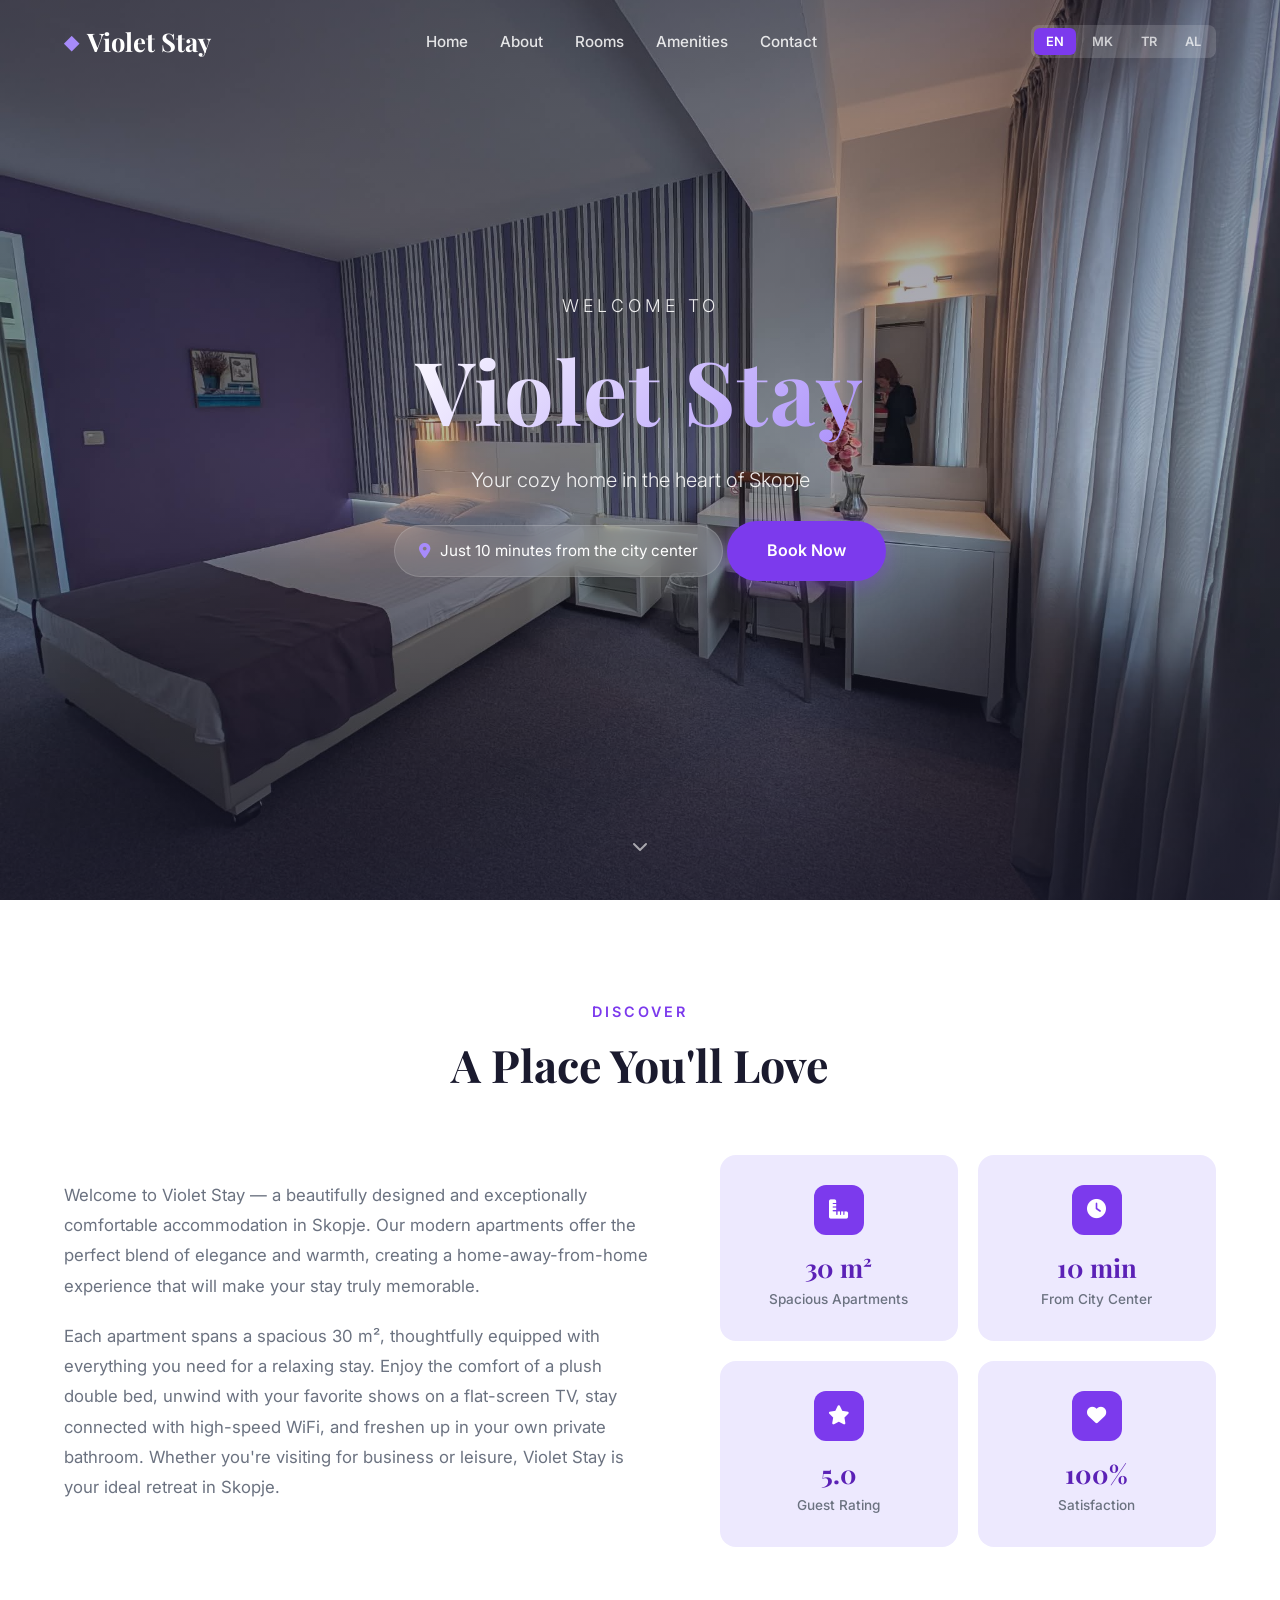
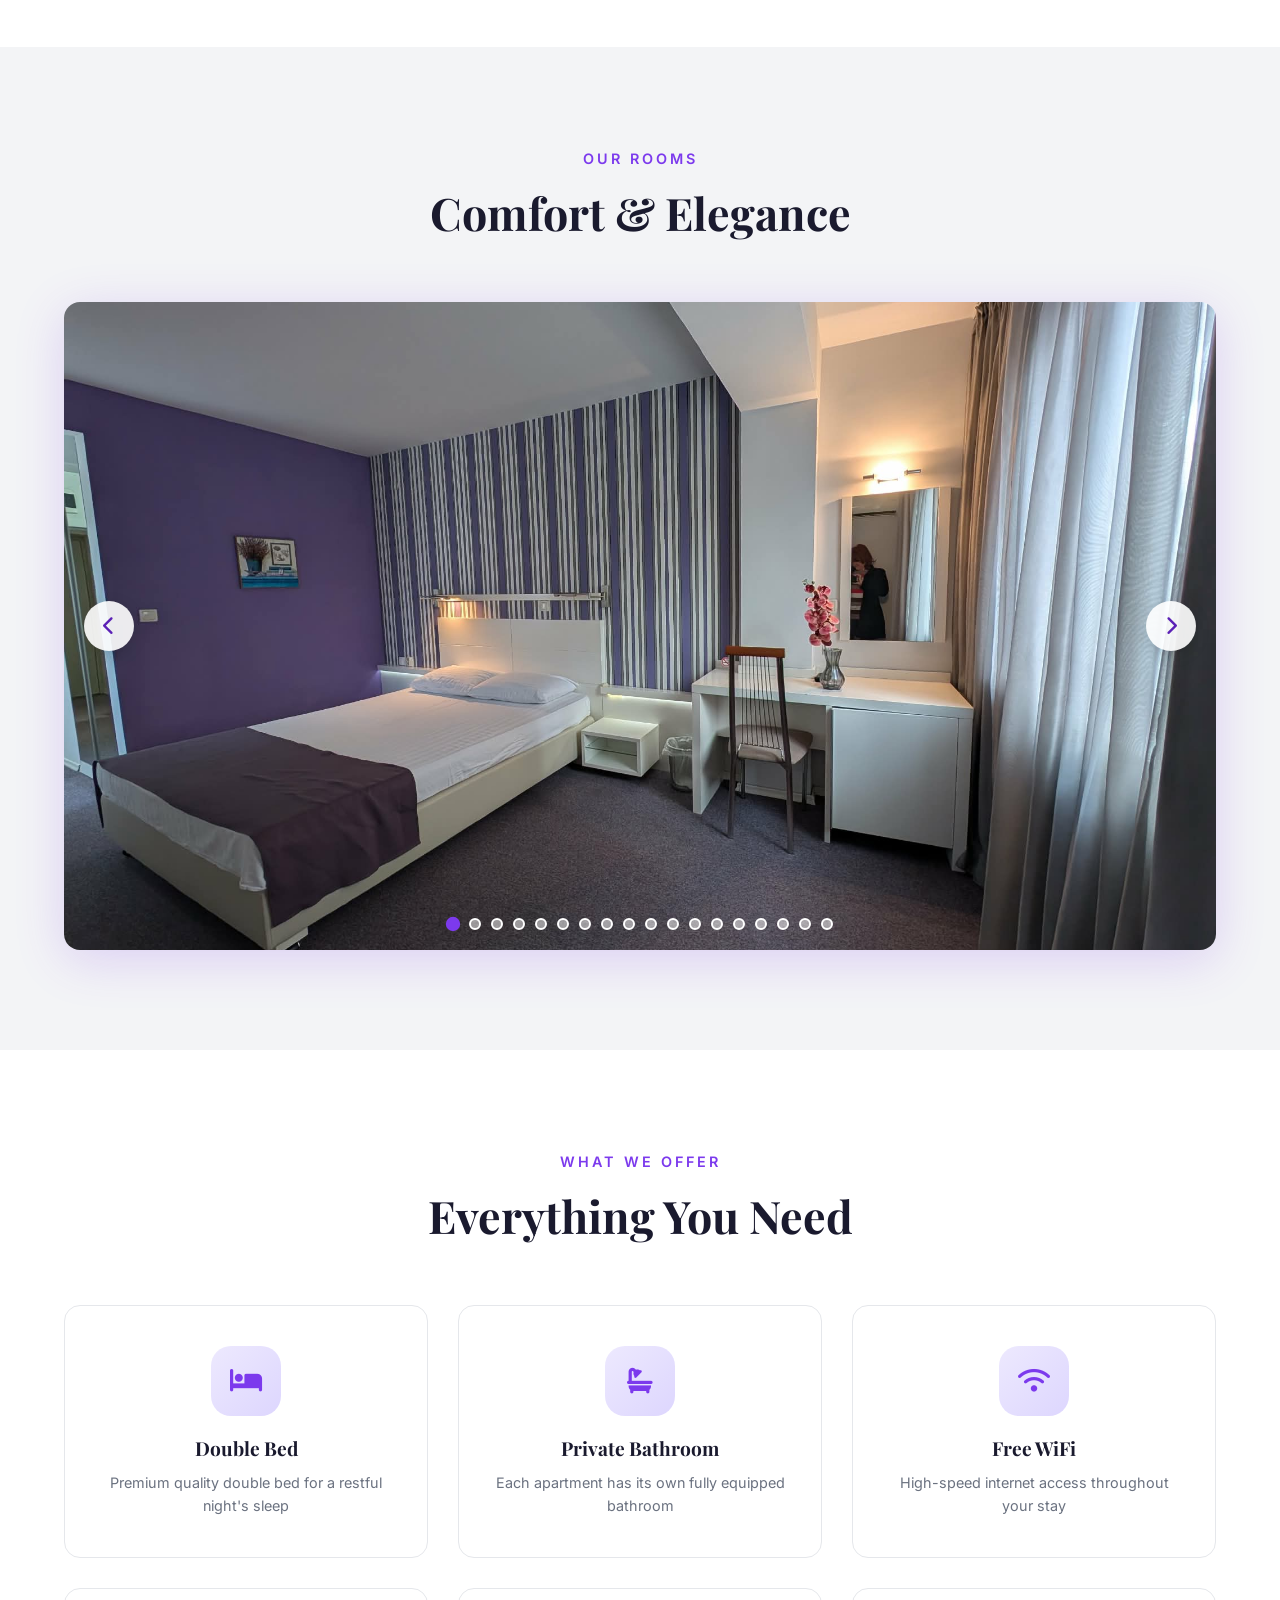
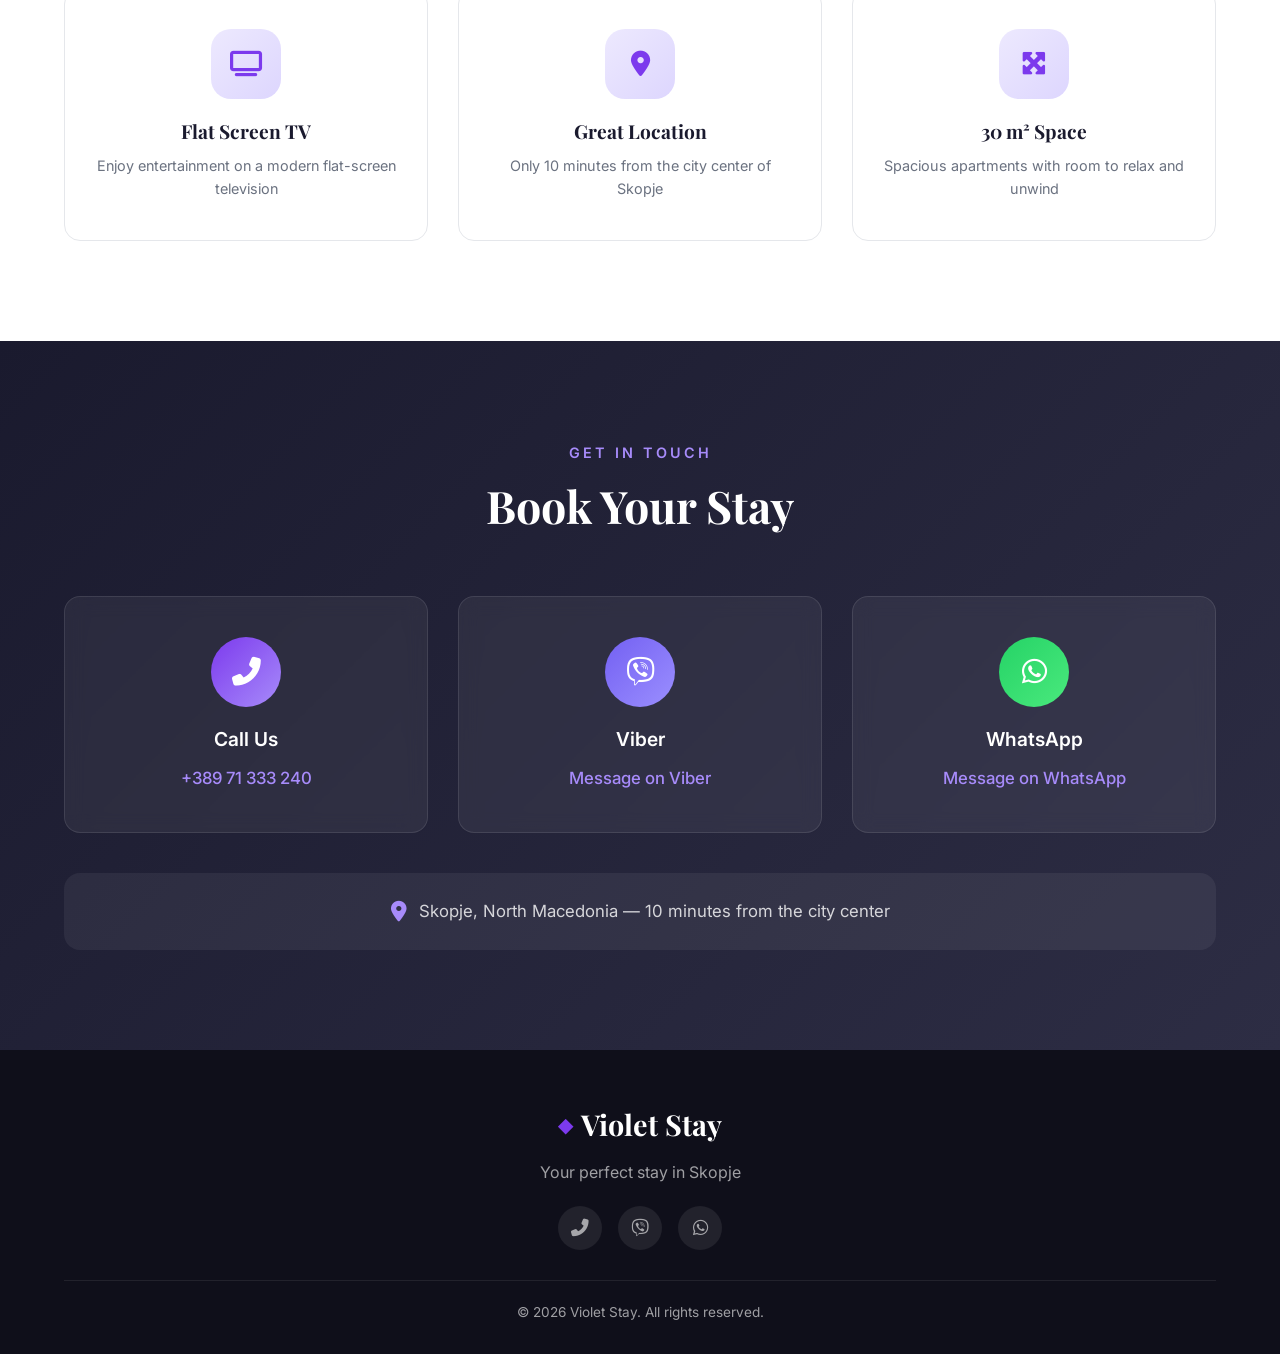
<file: index.html>
<!DOCTYPE html>
<html lang="en">
<head>
    <meta charset="UTF-8">
    <meta name="viewport" content="width=device-width, initial-scale=1.0">
    <title>Violet Stay - Apartments in Skopje | Апартмани во Скопје | Üsküp Daireler</title>
    <meta name="description" content="Violet Stay - Comfortable apartments in Skopje, 10 min from city center. 30m² with private bathroom, WiFi, TV. Book your stay in Skopje. Апартмани во Скопје, крatok престој. Üsküp'te konforlu daireler.">
    <meta name="keywords" content="Violet Stay, Skopje, apartments, skopje apartments, stay in skopje, prestoj vo Skopje, kratok prestoj Skopje, smestuvanje vo Skopje, smestuvanje Skopje, smestaj Skopje, soba Skopje, apartmani Skopje, apartman Skopje, hotel vo Skopje, апартмани Скопје, апартмани во Скопје, апартман Скопје, краток престој Скопје, престој во Скопје, сместување во Скопје, сместување Скопје, смештај Скопје, соба Скопје, хотел во Скопје, accommodation Skopje, short stay Skopje, room Skopje, hotel Skopje, Üsküp daireler, Üsküp konaklama">
    <meta name="author" content="Violet Stay">
    <meta name="robots" content="index, follow">
    <link rel="canonical" href="https://violetstay.com/">

    <!-- Open Graph / Facebook -->
    <meta property="og:type" content="website">
    <meta property="og:title" content="Violet Stay - Apartments in Skopje">
    <meta property="og:description" content="Comfortable apartments in Skopje, just 10 minutes from the city center. 30m² with private bathroom, WiFi, TV, double bed.">
    <meta property="og:url" content="https://violetstay.com/">
    <meta property="og:image" content="https://violetstay.com/images/soba16.jpg">
    <meta property="og:locale" content="en_US">
    <meta property="og:locale:alternate" content="mk_MK">
    <meta property="og:locale:alternate" content="tr_TR">
    <meta property="og:locale:alternate" content="sq_AL">

    <!-- Twitter -->
    <meta name="twitter:card" content="summary_large_image">
    <meta name="twitter:title" content="Violet Stay - Apartments in Skopje">
    <meta name="twitter:description" content="Comfortable apartments in Skopje, just 10 minutes from the city center. 30m² with private bathroom, WiFi, TV.">
    <meta name="twitter:image" content="https://violetstay.com/images/soba16.jpg">

    <!-- Structured Data - Local Business -->
    <script type="application/ld+json">
    {
        "@context": "https://schema.org",
        "@type": "LodgingBusiness",
        "name": "Violet Stay",
        "description": "Comfortable apartments in Skopje, 10 minutes from city center. 30m² apartments with private bathroom, WiFi, TV, double bed.",
        "url": "https://violetstay.com",
        "telephone": "+38971333240",
        "address": {
            "@type": "PostalAddress",
            "addressLocality": "Skopje",
            "addressCountry": "MK"
        },
        "geo": {
            "@type": "GeoCoordinates",
            "latitude": "41.9981",
            "longitude": "21.4254"
        },
        "amenityFeature": [
            {"@type": "LocationFeatureSpecification", "name": "Free WiFi", "value": true},
            {"@type": "LocationFeatureSpecification", "name": "TV", "value": true},
            {"@type": "LocationFeatureSpecification", "name": "Private Bathroom", "value": true}
        ],
        "availableLanguage": ["English", "Macedonian", "Turkish", "Albanian"]
    }
    </script>

    <link rel="preconnect" href="https://fonts.googleapis.com">
    <link href="https://fonts.googleapis.com/css2?family=Playfair+Display:wght@400;600;700&family=Inter:wght@300;400;500;600&display=swap" rel="stylesheet">
    <link rel="stylesheet" href="https://cdnjs.cloudflare.com/ajax/libs/font-awesome/6.5.0/css/all.min.css">
    <link rel="stylesheet" href="style.css">
</head>
<body>

<!-- Navigation -->
<nav class="navbar" id="navbar">
    <div class="nav-container">
        <a href="#" class="logo">
            <span class="logo-icon">&#9670;</span> Violet Stay
        </a>
        <div class="nav-links" id="navLinks">
            <a href="#home" data-en="Home" data-mk="Дома" data-tr="Ana Sayfa" data-al="Ballina">Home</a>
            <a href="#about" data-en="About" data-mk="За нас" data-tr="Hakkımızda" data-al="Rreth nesh">About</a>
            <a href="#rooms" data-en="Rooms" data-mk="Соби" data-tr="Odalar" data-al="Dhomat">Rooms</a>
            <a href="#amenities" data-en="Amenities" data-mk="Погодности" data-tr="Olanaklar" data-al="Pajisjet">Amenities</a>
            <a href="#contact" data-en="Contact" data-mk="Контакт" data-tr="İletişim" data-al="Kontakti">Contact</a>
        </div>
        <div class="nav-right">
            <div class="lang-switcher">
                <button class="lang-btn active" data-lang="en">EN</button>
                <button class="lang-btn" data-lang="mk">MK</button>
                <button class="lang-btn" data-lang="tr">TR</button>
                <button class="lang-btn" data-lang="al">AL</button>
            </div>
            <button class="mobile-toggle" id="mobileToggle">
                <span></span><span></span><span></span>
            </button>
        </div>
    </div>
</nav>

<!-- Hero Section -->
<section class="hero" id="home">
    <div class="hero-slider">
        <div class="hero-slide active" style="background-image: url('images/soba16.jpg')"></div>
        <div class="hero-slide" style="background-image: url('images/soba16_1.jpg')"></div>
        <div class="hero-slide" style="background-image: url('images/832199711.jpg')"></div>
        <div class="hero-slide" style="background-image: url('images/822420117.jpg')"></div>
        <div class="hero-slide" style="background-image: url('images/815843233.jpg')"></div>
    </div>
    <div class="hero-overlay"></div>
    <div class="hero-content">
        <p class="hero-subtitle"
           data-en="Welcome to"
           data-mk="Добредојдовте во"
           data-tr="Hoş geldiniz"
           data-al="Mirësevini në">Welcome to</p>
        <h1 class="hero-title">Violet Stay</h1>
        <p class="hero-tagline"
           data-en="Your cozy home in the heart of Skopje"
           data-mk="Вашиот удобен дом во срцето на Скопје"
           data-tr="Üsküp'ün kalbinde rahat eviniz"
           data-al="Shtëpia juaj e rehatshme në zemrën e Shkupit">Your cozy home in the heart of Skopje</p>
        <div class="hero-badge">
            <i class="fas fa-map-marker-alt"></i>
            <span data-en="Just 10 minutes from the city center"
                  data-mk="Само 10 минути од центарот на градот"
                  data-tr="Şehir merkezine sadece 10 dakika"
                  data-al="Vetëm 10 minuta nga qendra e qytetit">Just 10 minutes from the city center</span>
        </div>
        <a href="#contact" class="btn btn-primary"
           data-en="Book Now"
           data-mk="Резервирај"
           data-tr="Şimdi Rezerve Et"
           data-al="Rezervo Tani">Book Now</a>
    </div>
    <div class="scroll-indicator">
        <i class="fas fa-chevron-down"></i>
    </div>
</section>

<!-- About Section -->
<section class="section about" id="about">
    <div class="container">
        <div class="section-header">
            <p class="section-subtitle"
               data-en="Discover"
               data-mk="Откријте"
               data-tr="Keşfedin"
               data-al="Zbuloni">Discover</p>
            <h2 class="section-title"
                data-en="A Place You'll Love"
                data-mk="Место кое ќе го засакате"
                data-tr="Seveceğiniz Bir Yer"
                data-al="Një Vend që Do ta Doni">A Place You'll Love</h2>
        </div>
        <div class="about-grid">
            <div class="about-text">
                <p data-en="Welcome to Violet Stay — a beautifully designed and exceptionally comfortable accommodation in Skopje. Our modern apartments offer the perfect blend of elegance and warmth, creating a home-away-from-home experience that will make your stay truly memorable."
                   data-mk="Добредојдовте во Violet Stay — прекрасно дизајниран и исклучително удобен сместувачки објект во Скопје. Нашите модерни апартмани нудат совршен спој на елеганција и топлина, создавајќи чувство на дом далеку од дома, кое ќе го направи вашиот престој навистина незаборавен."
                   data-tr="Violet Stay'e hoş geldiniz — Üsküp'te güzelce tasarlanmış ve son derece konforlu bir konaklama yeri. Modern dairelerimiz, zarafet ve sıcaklığın mükemmel bir karışımını sunarak, konaklamanızı gerçekten unutulmaz kılacak bir ev-uzaktan-ev deneyimi yaratır."
                   data-al="Mirësevini në Violet Stay — një akomodim i dizajnuar bukur dhe jashtëzakonisht i rehatshëm në Shkup. Apartamentet tona moderne ofrojnë përzierjen perfekte të elegancës dhe ngrohtësisë, duke krijuar një përvojë si në shtëpi që do ta bëjë qëndrimin tuaj vërtet të paharrueshëm.">
                    Welcome to Violet Stay — a beautifully designed and exceptionally comfortable accommodation in Skopje. Our modern apartments offer the perfect blend of elegance and warmth, creating a home-away-from-home experience that will make your stay truly memorable.
                </p>
                <p data-en="Each apartment spans a spacious 30 m², thoughtfully equipped with everything you need for a relaxing stay. Enjoy the comfort of a plush double bed, unwind with your favorite shows on a flat-screen TV, stay connected with high-speed WiFi, and freshen up in your own private bathroom. Whether you're visiting for business or leisure, Violet Stay is your ideal retreat in Skopje."
                   data-mk="Секој апартман зафаќа простран простор од 30 m², внимателно опремен со сè што ви е потребно за релаксирачки престој. Уживајте во удобноста на луксузен брачен кревет, опуштете се со вашите омилени серии на рамен ТВ екран, останете поврзани со брз WiFi и освежете се во вашата приватна бања. Се наоѓаме на само 10 минути од Клиничкиот центар. Без разлика дали патувате деловно или за одмор, Violet Stay е вашето идеално засолниште во Скопје."
                   data-tr="Her daire, rahat bir konaklama için ihtiyacınız olan her şeyle özenle donatılmış 30 m²'lik geniş bir alana sahiptir. Rahat bir çift kişilik yatağın konforunu yaşayın, düz ekran TV'de favori programlarınızı izleyin, yüksek hızlı WiFi ile bağlantıda kalın ve kendi özel banyonuzda tazelenin. İster iş ister tatil için ziyaret edin, Violet Stay Üsküp'teki ideal sığınağınızdır."
                   data-al="Çdo apartament shtrihet në 30 m² hapësirë, i pajisur me kujdes me gjithçka që ju nevojitet për një qëndrim relaksues. Shijoni rehatinë e një shtrati dopio luksoz, argëtohuni me programet tuaja të preferuara në TV me ekran të sheshtë, qëndroni të lidhur me WiFi me shpejtësi të lartë dhe freskohuni në banjën tuaj private. Qoftë për biznes apo pushim, Violet Stay është strehimi juaj ideal në Shkup.">
                    Each apartment spans a spacious 30 m², thoughtfully equipped with everything you need for a relaxing stay. Enjoy the comfort of a plush double bed, unwind with your favorite shows on a flat-screen TV, stay connected with high-speed WiFi, and freshen up in your own private bathroom. Whether you're visiting for business or leisure, Violet Stay is your ideal retreat in Skopje.
                </p>
            </div>
            <div class="about-stats">
                <div class="stat-card">
                    <div class="stat-icon"><i class="fas fa-ruler-combined"></i></div>
                    <h3>30 m²</h3>
                    <p data-en="Spacious Apartments" data-mk="Простrani апартмани" data-tr="Geniş Daireler" data-al="Apartamente të Gjera">Spacious Apartments</p>
                </div>
                <div class="stat-card">
                    <div class="stat-icon"><i class="fas fa-clock"></i></div>
                    <h3>10 min</h3>
                    <p data-en="From City Center" data-mk="Од центарот" data-tr="Şehir Merkezinden" data-al="Nga Qendra">From City Center</p>
                </div>
                <div class="stat-card">
                    <div class="stat-icon"><i class="fas fa-star"></i></div>
                    <h3>5.0</h3>
                    <p data-en="Guest Rating" data-mk="Оцена на гости" data-tr="Misafir Puanı" data-al="Vlerësimi i Mysafirëve">Guest Rating</p>
                </div>
                <div class="stat-card">
                    <div class="stat-icon"><i class="fas fa-heart"></i></div>
                    <h3>100%</h3>
                    <p data-en="Satisfaction" data-mk="Задоволство" data-tr="Memnuniyet" data-al="Kënaqësi">Satisfaction</p>
                </div>
            </div>
        </div>
    </div>
</section>

<!-- Rooms Gallery Section -->
<section class="section rooms" id="rooms">
    <div class="container">
        <div class="section-header">
            <p class="section-subtitle"
               data-en="Our Rooms"
               data-mk="Наши соби"
               data-tr="Odalarımız"
               data-al="Dhomat Tona">Our Rooms</p>
            <h2 class="section-title"
                data-en="Comfort & Elegance"
                data-mk="Удобност и елеганција"
                data-tr="Konfor ve Zarafet"
                data-al="Rehati dhe Elegancë">Comfort & Elegance</h2>
        </div>
        <div class="gallery-carousel">
            <div class="gallery-track" id="galleryTrack">
                <div class="gallery-slide">
                    <img src="images/soba16.jpg" alt="Violet Stay apartment in Skopje - comfortable accommodation">
                </div>
                <div class="gallery-slide">
                    <img src="images/soba16_1.jpg" alt="Violet Stay apartment in Skopje - comfortable accommodation">
                </div>
                <div class="gallery-slide">
                    <img src="images/soba16_2.jpg" alt="Violet Stay apartment in Skopje - comfortable accommodation">
                </div>
                <div class="gallery-slide">
                    <img src="images/soba16_3.jpg" alt="Violet Stay apartment in Skopje - comfortable accommodation">
                </div>
                <div class="gallery-slide">
                    <img src="images/soba16_4jpg.jpg" alt="Violet Stay apartment in Skopje - comfortable accommodation">
                </div>
                <div class="gallery-slide">
                    <img src="images/soba16_5.jpg" alt="Violet Stay apartment in Skopje - comfortable accommodation">
                </div>
                <div class="gallery-slide">
                    <img src="images/815843233.jpg" alt="Violet Stay apartment in Skopje - comfortable accommodation">
                </div>
                <div class="gallery-slide">
                    <img src="images/815898443.jpg" alt="Violet Stay apartment in Skopje - comfortable accommodation">
                </div>
                <div class="gallery-slide">
                    <img src="images/815898741.jpg" alt="Violet Stay apartment in Skopje - comfortable accommodation">
                </div>
                <div class="gallery-slide">
                    <img src="images/821401600.jpg" alt="Violet Stay apartment in Skopje - comfortable accommodation">
                </div>
                <div class="gallery-slide">
                    <img src="images/822420117.jpg" alt="Violet Stay apartment in Skopje - comfortable accommodation">
                </div>
                <div class="gallery-slide">
                    <img src="images/822420138.jpg" alt="Violet Stay apartment in Skopje - comfortable accommodation">
                </div>
                <div class="gallery-slide">
                    <img src="images/822420167.jpg" alt="Violet Stay apartment in Skopje - comfortable accommodation">
                </div>
                <div class="gallery-slide">
                    <img src="images/822420182.jpg" alt="Violet Stay apartment in Skopje - comfortable accommodation">
                </div>
                <div class="gallery-slide">
                    <img src="images/832199711.jpg" alt="Violet Stay apartment in Skopje - comfortable accommodation">
                </div>
                <div class="gallery-slide">
                    <img src="images/832199712.jpg" alt="Violet Stay apartment in Skopje - comfortable accommodation">
                </div>
                <div class="gallery-slide">
                    <img src="images/832199722.jpg" alt="Violet Stay apartment in Skopje - comfortable accommodation">
                </div>
                <div class="gallery-slide">
                    <img src="images/832199723.jpg" alt="Violet Stay apartment in Skopje - comfortable accommodation">
                </div>
            </div>
            <button class="gallery-btn gallery-prev" id="galleryPrev">
                <i class="fas fa-chevron-left"></i>
            </button>
            <button class="gallery-btn gallery-next" id="galleryNext">
                <i class="fas fa-chevron-right"></i>
            </button>
            <div class="gallery-dots" id="galleryDots"></div>
        </div>
    </div>
</section>

<!-- Amenities Section -->
<section class="section amenities" id="amenities">
    <div class="container">
        <div class="section-header">
            <p class="section-subtitle"
               data-en="What We Offer"
               data-mk="Што нудиме"
               data-tr="Neler Sunuyoruz"
               data-al="Çfarë Ofrojmë">What We Offer</p>
            <h2 class="section-title"
                data-en="Everything You Need"
                data-mk="Сè што ви треба"
                data-tr="İhtiyacınız Olan Her Şey"
                data-al="Gjithçka që Ju Nevojitet">Everything You Need</h2>
        </div>
        <div class="amenities-grid">
            <div class="amenity-card">
                <div class="amenity-icon"><i class="fas fa-bed"></i></div>
                <h3 data-en="Double Bed" data-mk="Брачен кревет" data-tr="Çift Kişilik Yatak" data-al="Shtrat Dopio">Double Bed</h3>
                <p data-en="Premium quality double bed for a restful night's sleep"
                   data-mk="Квалитетен брачен кревет за мирен ноќен одмор"
                   data-tr="Huzurlu bir gece uykusu için kaliteli çift kişilik yatak"
                   data-al="Shtrat dopio cilësor për një gjumë të qetë natën">Premium quality double bed for a restful night's sleep</p>
            </div>
            <div class="amenity-card">
                <div class="amenity-icon"><i class="fas fa-bath"></i></div>
                <h3 data-en="Private Bathroom" data-mk="Приватна бања" data-tr="Özel Banyo" data-al="Banjë Private">Private Bathroom</h3>
                <p data-en="Each apartment has its own fully equipped bathroom"
                   data-mk="Секој апартман има своја целосно опремена бања"
                   data-tr="Her dairenin kendi tam donanımlı banyosu vardır"
                   data-al="Çdo apartament ka banjën e vet të pajisur plotësisht">Each apartment has its own fully equipped bathroom</p>
            </div>
            <div class="amenity-card">
                <div class="amenity-icon"><i class="fas fa-wifi"></i></div>
                <h3 data-en="Free WiFi" data-mk="Бесплатен WiFi" data-tr="Ücretsiz WiFi" data-al="WiFi Falas">Free WiFi</h3>
                <p data-en="High-speed internet access throughout your stay"
                   data-mk="Брз интернет пристап за време на вашиот престој"
                   data-tr="Konaklamanız boyunca yüksek hızlı internet erişimi"
                   data-al="Qasje në internet me shpejtësi të lartë gjatë qëndrimit tuaj">High-speed internet access throughout your stay</p>
            </div>
            <div class="amenity-card">
                <div class="amenity-icon"><i class="fas fa-tv"></i></div>
                <h3 data-en="Flat Screen TV" data-mk="Рамен ТВ екран" data-tr="Düz Ekran TV" data-al="TV me Ekran të Sheshtë">Flat Screen TV</h3>
                <p data-en="Enjoy entertainment on a modern flat-screen television"
                   data-mk="Уживајте во забава на модерен рамен ТВ екран"
                   data-tr="Modern düz ekran televizyonda eğlencenin keyfini çıkarın"
                   data-al="Shijoni argëtimin në një televizor modern me ekran të sheshtë">Enjoy entertainment on a modern flat-screen television</p>
            </div>
            <div class="amenity-card">
                <div class="amenity-icon"><i class="fas fa-map-marker-alt"></i></div>
                <h3 data-en="Great Location" data-mk="Одлична локација" data-tr="Harika Konum" data-al="Vendndodhje e Shkëlqyer">Great Location</h3>
                <p data-en="Only 10 minutes from the city center of Skopje"
                   data-mk="Само 10 минути од центарот на Скопје"
                   data-tr="Üsküp şehir merkezine sadece 10 dakika"
                   data-al="Vetëm 10 minuta nga qendra e Shkupit">Only 10 minutes from the city center of Skopje</p>
            </div>
            <div class="amenity-card">
                <div class="amenity-icon"><i class="fas fa-expand-arrows-alt"></i></div>
                <h3 data-en="30 m² Space" data-mk="30 m² простор" data-tr="30 m² Alan" data-al="30 m² Hapësirë">30 m² Space</h3>
                <p data-en="Spacious apartments with room to relax and unwind"
                   data-mk="Простран апартман со доволно место за релаксација"
                   data-tr="Rahatlamak için geniş daireler"
                   data-al="Apartamente të gjera me vend për tu çlodhur">Spacious apartments with room to relax and unwind</p>
            </div>
        </div>
    </div>
</section>

<!-- Contact Section -->
<section class="section contact" id="contact">
    <div class="container">
        <div class="section-header">
            <p class="section-subtitle"
               data-en="Get in Touch"
               data-mk="Контактирајте нè"
               data-tr="İletişime Geçin"
               data-al="Na Kontaktoni">Get in Touch</p>
            <h2 class="section-title"
                data-en="Book Your Stay"
                data-mk="Резервирајте го вашиот престој"
                data-tr="Konaklamanızı Rezerve Edin"
                data-al="Rezervoni Qëndrimin Tuaj">Book Your Stay</h2>
        </div>
        <div class="contact-grid">
            <div class="contact-card">
                <div class="contact-icon phone-icon">
                    <i class="fas fa-phone-alt"></i>
                </div>
                <h3 data-en="Call Us" data-mk="Јавете се" data-tr="Bizi Arayın" data-al="Na Telefononi">Call Us</h3>
                <a href="tel:+38971333240" class="contact-link">+389 71 333 240</a>
            </div>
            <div class="contact-card">
                <div class="contact-icon viber-icon">
                    <i class="fab fa-viber"></i>
                </div>
                <h3 data-en="Viber" data-mk="Вибер" data-tr="Viber">Viber</h3>
                <a href="viber://chat?number=%2B38971333240" class="contact-link"
                   data-en="Message on Viber"
                   data-mk="Порака на Вибер"
                   data-tr="Viber'dan Mesaj"
                   data-al="Mesazh në Viber">Message on Viber</a>
            </div>
            <div class="contact-card">
                <div class="contact-icon whatsapp-icon">
                    <i class="fab fa-whatsapp"></i>
                </div>
                <h3 data-en="WhatsApp" data-mk="WhatsApp" data-tr="WhatsApp">WhatsApp</h3>
                <a href="https://wa.me/38971333240" target="_blank" class="contact-link"
                   data-en="Message on WhatsApp"
                   data-mk="Порака на WhatsApp"
                   data-tr="WhatsApp'tan Mesaj"
                   data-al="Mesazh në WhatsApp">Message on WhatsApp</a>
            </div>
        </div>
        <div class="contact-location">
            <i class="fas fa-map-marker-alt"></i>
            <span data-en="Skopje, North Macedonia — 10 minutes from the city center"
                  data-mk="Скопје, Северна Македонија — 10 минути од центарот на градот"
                  data-tr="Üsküp, Kuzey Makedonya — Şehir merkezine 10 dakika"
                  data-al="Shkup, Maqedonia e Veriut — 10 minuta nga qendra e qytetit">Skopje, North Macedonia — 10 minutes from the city center</span>
        </div>
    </div>
</section>

<!-- Footer -->
<footer class="footer">
    <div class="container">
        <div class="footer-content">
            <div class="footer-logo">
                <span class="logo-icon">&#9670;</span> Violet Stay
            </div>
            <p data-en="Your perfect stay in Skopje"
               data-mk="Вашиот совршен престој во Скопје"
               data-tr="Üsküp'teki mükemmel konaklamanız"
               data-al="Qëndrimi juaj perfekt në Shkup">Your perfect stay in Skopje</p>
            <div class="footer-social">
                <a href="tel:+38971333240"><i class="fas fa-phone-alt"></i></a>
                <a href="viber://chat?number=%2B38971333240"><i class="fab fa-viber"></i></a>
                <a href="https://wa.me/38971333240" target="_blank"><i class="fab fa-whatsapp"></i></a>
            </div>
        </div>
        <div class="footer-bottom">
            <p>&copy; 2026 Violet Stay. <span data-en="All rights reserved." data-mk="Сите права задржани." data-tr="Tüm hakları saklıdır." data-al="Të gjitha të drejtat e rezervuara.">All rights reserved.</span></p>
        </div>
    </div>
</footer>

<!-- SEO: Multilingual content for search engines -->
<div class="sr-only" aria-hidden="true">
    <h2>Violet Stay - Apartments in Skopje</h2>
    <p>Violet Stay offers comfortable apartments in Skopje, Macedonia. Stay in Skopje in our cozy 30m² apartments with private bathroom, WiFi, TV, and double bed. Just 10 minutes from the city center. Perfect for short stay in Skopje. Book your Skopje apartment today.</p>
    <p lang="mk">Violet Stay - Апартмани во Скопје. Удобен престој во Скопје, краток престој Скопје. Апартмани од 30м² со сопствена бања, WiFi, ТВ, брачен кревет. На само 10 минути од центарот на градот.</p>
    <p lang="tr">Violet Stay - Üsküp'te daireler. Üsküp'te konforlu konaklama. Özel banyolu, WiFi, TV ve çift kişilik yataklı 30m² daireler. Şehir merkezine sadece 10 dakika.</p>
    <p lang="sq">Violet Stay - Apartamente në Shkup. Akomodim i rehatshëm në Shkup. Apartamente 30m² me banjë private, WiFi, TV dhe shtrat dopio. Vetëm 10 minuta nga qendra e qytetit.</p>
</div>

<script src="script.js"></script>
</body>
</html>
</file>
<file: style.css>
/* ===== SR Only (SEO) ===== */
.sr-only {
    position: absolute;
    width: 1px;
    height: 1px;
    padding: 0;
    margin: -1px;
    overflow: hidden;
    clip: rect(0, 0, 0, 0);
    white-space: nowrap;
    border: 0;
}

/* ===== Reset & Base ===== */
*, *::before, *::after {
    margin: 0;
    padding: 0;
    box-sizing: border-box;
}

:root {
    --violet: #7C3AED;
    --violet-dark: #5B21B6;
    --violet-light: #A78BFA;
    --violet-pale: #EDE9FE;
    --gold: #D4A853;
    --dark: #1A1A2E;
    --dark-light: #2D2D44;
    --gray: #6B7280;
    --gray-light: #F3F4F6;
    --white: #FFFFFF;
    --shadow: 0 4px 30px rgba(124, 58, 237, 0.12);
    --shadow-lg: 0 10px 50px rgba(124, 58, 237, 0.2);
    --radius: 16px;
    --transition: all 0.3s ease;
}

html {
    scroll-behavior: smooth;
}

body {
    font-family: 'Inter', sans-serif;
    color: var(--dark);
    background: var(--white);
    overflow-x: hidden;
    line-height: 1.7;
}

h1, h2, h3, h4 {
    font-family: 'Playfair Display', serif;
    line-height: 1.3;
}

a {
    text-decoration: none;
    color: inherit;
    transition: var(--transition);
}

img {
    max-width: 100%;
    display: block;
}

.container {
    max-width: 1200px;
    margin: 0 auto;
    padding: 0 24px;
}

/* ===== Navbar ===== */
.navbar {
    position: fixed;
    top: 0;
    left: 0;
    right: 0;
    z-index: 1000;
    padding: 20px 0;
    transition: var(--transition);
    background: transparent;
}

.navbar.scrolled {
    background: rgba(255, 255, 255, 0.97);
    backdrop-filter: blur(20px);
    padding: 12px 0;
    box-shadow: 0 2px 30px rgba(0,0,0,0.08);
}

.nav-container {
    max-width: 1200px;
    margin: 0 auto;
    padding: 0 24px;
    display: flex;
    align-items: center;
    justify-content: space-between;
}

.logo {
    font-family: 'Playfair Display', serif;
    font-size: 1.6rem;
    font-weight: 700;
    color: var(--white);
    display: flex;
    align-items: center;
    gap: 8px;
    transition: var(--transition);
}

.navbar.scrolled .logo {
    color: var(--violet-dark);
}

.logo-icon {
    color: var(--violet-light);
    font-size: 1.2rem;
}

.navbar.scrolled .logo-icon {
    color: var(--violet);
}

.nav-links {
    display: flex;
    gap: 32px;
}

.nav-links a {
    color: rgba(255,255,255,0.85);
    font-size: 0.95rem;
    font-weight: 500;
    position: relative;
    padding: 4px 0;
}

.nav-links a::after {
    content: '';
    position: absolute;
    bottom: 0;
    left: 0;
    width: 0;
    height: 2px;
    background: var(--violet-light);
    transition: var(--transition);
}

.nav-links a:hover::after {
    width: 100%;
}

.navbar.scrolled .nav-links a {
    color: var(--dark);
}

.navbar.scrolled .nav-links a:hover {
    color: var(--violet);
}

.nav-right {
    display: flex;
    align-items: center;
    gap: 16px;
}

.lang-switcher {
    display: flex;
    gap: 4px;
    background: rgba(255,255,255,0.15);
    border-radius: 8px;
    padding: 3px;
}

.navbar.scrolled .lang-switcher {
    background: var(--violet-pale);
}

.lang-btn {
    border: none;
    background: transparent;
    color: rgba(255,255,255,0.7);
    font-size: 0.8rem;
    font-weight: 600;
    padding: 6px 12px;
    border-radius: 6px;
    cursor: pointer;
    transition: var(--transition);
    font-family: 'Inter', sans-serif;
}

.lang-btn.active {
    background: var(--violet);
    color: var(--white);
}

.navbar.scrolled .lang-btn {
    color: var(--gray);
}

.navbar.scrolled .lang-btn.active {
    background: var(--violet);
    color: var(--white);
}

.mobile-toggle {
    display: none;
    flex-direction: column;
    gap: 5px;
    background: none;
    border: none;
    cursor: pointer;
    padding: 4px;
}

.mobile-toggle span {
    width: 24px;
    height: 2px;
    background: var(--white);
    border-radius: 2px;
    transition: var(--transition);
}

.navbar.scrolled .mobile-toggle span {
    background: var(--dark);
}

/* ===== Hero ===== */
.hero {
    position: relative;
    height: 100vh;
    min-height: 700px;
    display: flex;
    align-items: center;
    justify-content: center;
    overflow: hidden;
}

.hero-slider {
    position: absolute;
    inset: 0;
    z-index: 0;
}

.hero-slide {
    position: absolute;
    inset: 0;
    background-size: cover;
    background-position: center;
    opacity: 0;
    transition: opacity 1.5s ease;
    background-color: var(--violet-dark);
}

.hero-slide.active {
    opacity: 1;
}

.hero-overlay {
    position: absolute;
    inset: 0;
    background: linear-gradient(
        to bottom,
        rgba(26, 26, 46, 0.5) 0%,
        rgba(26, 26, 46, 0.3) 50%,
        rgba(26, 26, 46, 0.7) 100%
    );
    z-index: 1;
}

.hero-content {
    position: relative;
    z-index: 2;
    text-align: center;
    color: var(--white);
    padding: 0 24px;
}

.hero-subtitle {
    font-size: 1.1rem;
    font-weight: 300;
    letter-spacing: 4px;
    text-transform: uppercase;
    margin-bottom: 12px;
    opacity: 0.9;
}

.hero-title {
    font-size: clamp(3rem, 8vw, 5.5rem);
    font-weight: 700;
    margin-bottom: 16px;
    letter-spacing: 2px;
    background: linear-gradient(135deg, #FFFFFF 0%, #A78BFA 100%);
    -webkit-background-clip: text;
    -webkit-text-fill-color: transparent;
    background-clip: text;
}

.hero-tagline {
    font-size: 1.25rem;
    font-weight: 300;
    opacity: 0.9;
    margin-bottom: 24px;
    max-width: 500px;
    margin-left: auto;
    margin-right: auto;
}

.hero-badge {
    display: inline-flex;
    align-items: center;
    gap: 10px;
    background: rgba(255,255,255,0.12);
    backdrop-filter: blur(10px);
    padding: 12px 24px;
    border-radius: 50px;
    font-size: 0.95rem;
    margin-bottom: 32px;
    border: 1px solid rgba(255,255,255,0.15);
}

.hero-badge i {
    color: var(--violet-light);
}

.btn {
    display: inline-block;
    padding: 16px 40px;
    border-radius: 50px;
    font-family: 'Inter', sans-serif;
    font-weight: 600;
    font-size: 1rem;
    cursor: pointer;
    transition: var(--transition);
    border: none;
}

.btn-primary {
    background: var(--violet);
    color: var(--white);
    box-shadow: 0 4px 20px rgba(124, 58, 237, 0.4);
}

.btn-primary:hover {
    background: var(--violet-dark);
    transform: translateY(-2px);
    box-shadow: 0 8px 30px rgba(124, 58, 237, 0.5);
}

.scroll-indicator {
    position: absolute;
    bottom: 40px;
    left: 50%;
    transform: translateX(-50%);
    z-index: 2;
    color: var(--white);
    opacity: 0.6;
    animation: bounce 2s infinite;
}

@keyframes bounce {
    0%, 100% { transform: translateX(-50%) translateY(0); }
    50% { transform: translateX(-50%) translateY(10px); }
}

/* ===== Sections ===== */
.section {
    padding: 100px 0;
}

.section-header {
    text-align: center;
    margin-bottom: 60px;
}

.section-subtitle {
    font-size: 0.9rem;
    font-weight: 600;
    color: var(--violet);
    text-transform: uppercase;
    letter-spacing: 3px;
    margin-bottom: 12px;
}

.section-title {
    font-size: clamp(2rem, 4vw, 2.8rem);
    color: var(--dark);
}

/* ===== About ===== */
.about {
    background: var(--white);
}

.about-grid {
    display: grid;
    grid-template-columns: 1.2fr 1fr;
    gap: 60px;
    align-items: center;
}

.about-text p {
    color: var(--gray);
    font-size: 1.05rem;
    margin-bottom: 20px;
    line-height: 1.8;
}

.about-stats {
    display: grid;
    grid-template-columns: 1fr 1fr;
    gap: 20px;
}

.stat-card {
    background: var(--violet-pale);
    padding: 30px 24px;
    border-radius: var(--radius);
    text-align: center;
    transition: var(--transition);
}

.stat-card:hover {
    transform: translateY(-4px);
    box-shadow: var(--shadow);
}

.stat-icon {
    width: 50px;
    height: 50px;
    background: var(--violet);
    border-radius: 12px;
    display: flex;
    align-items: center;
    justify-content: center;
    margin: 0 auto 16px;
    color: var(--white);
    font-size: 1.2rem;
}

.stat-card h3 {
    font-size: 1.6rem;
    color: var(--violet-dark);
    margin-bottom: 4px;
}

.stat-card p {
    font-size: 0.85rem;
    color: var(--gray);
    font-weight: 500;
}

/* ===== Rooms Gallery ===== */
.rooms {
    background: var(--gray-light);
}

.gallery-carousel {
    position: relative;
    overflow: hidden;
    border-radius: var(--radius);
    box-shadow: var(--shadow-lg);
}

.gallery-track {
    display: flex;
    transition: transform 0.5s ease;
}

.gallery-slide {
    min-width: 100%;
    aspect-ratio: 16/9;
    overflow: hidden;
    background: var(--violet-pale);
    display: flex;
    align-items: center;
    justify-content: center;
}

.gallery-slide img {
    width: 100%;
    height: 100%;
    object-fit: cover;
}

.gallery-btn {
    position: absolute;
    top: 50%;
    transform: translateY(-50%);
    width: 50px;
    height: 50px;
    border-radius: 50%;
    border: none;
    background: rgba(255,255,255,0.9);
    color: var(--violet-dark);
    font-size: 1.2rem;
    cursor: pointer;
    transition: var(--transition);
    display: flex;
    align-items: center;
    justify-content: center;
    box-shadow: 0 4px 15px rgba(0,0,0,0.15);
    z-index: 2;
}

.gallery-btn:hover {
    background: var(--violet);
    color: var(--white);
}

.gallery-prev { left: 20px; }
.gallery-next { right: 20px; }

.gallery-dots {
    position: absolute;
    bottom: 20px;
    left: 50%;
    transform: translateX(-50%);
    display: flex;
    gap: 10px;
    z-index: 2;
}

.gallery-dot {
    width: 12px;
    height: 12px;
    border-radius: 50%;
    background: rgba(255,255,255,0.5);
    border: 2px solid var(--white);
    cursor: pointer;
    transition: var(--transition);
}

.gallery-dot.active {
    background: var(--violet);
    border-color: var(--violet);
    transform: scale(1.2);
}

/* ===== Amenities ===== */
.amenities {
    background: var(--white);
}

.amenities-grid {
    display: grid;
    grid-template-columns: repeat(3, 1fr);
    gap: 30px;
}

.amenity-card {
    background: var(--white);
    border: 1px solid #E5E7EB;
    padding: 40px 30px;
    border-radius: var(--radius);
    text-align: center;
    transition: var(--transition);
}

.amenity-card:hover {
    border-color: var(--violet-light);
    transform: translateY(-6px);
    box-shadow: var(--shadow);
}

.amenity-icon {
    width: 70px;
    height: 70px;
    background: linear-gradient(135deg, var(--violet-pale), #DDD6FE);
    border-radius: 20px;
    display: flex;
    align-items: center;
    justify-content: center;
    margin: 0 auto 20px;
    font-size: 1.6rem;
    color: var(--violet);
    transition: var(--transition);
}

.amenity-card:hover .amenity-icon {
    background: var(--violet);
    color: var(--white);
}

.amenity-card h3 {
    font-size: 1.2rem;
    margin-bottom: 10px;
    color: var(--dark);
}

.amenity-card p {
    font-size: 0.9rem;
    color: var(--gray);
    line-height: 1.6;
}

/* ===== Contact ===== */
.contact {
    background: linear-gradient(135deg, var(--dark) 0%, var(--dark-light) 100%);
    color: var(--white);
}

.contact .section-subtitle {
    color: var(--violet-light);
}

.contact .section-title {
    color: var(--white);
}

.contact-grid {
    display: grid;
    grid-template-columns: repeat(3, 1fr);
    gap: 30px;
    margin-bottom: 40px;
}

.contact-card {
    background: rgba(255,255,255,0.06);
    backdrop-filter: blur(10px);
    border: 1px solid rgba(255,255,255,0.1);
    padding: 40px 30px;
    border-radius: var(--radius);
    text-align: center;
    transition: var(--transition);
}

.contact-card:hover {
    background: rgba(255,255,255,0.1);
    transform: translateY(-4px);
}

.contact-icon {
    width: 70px;
    height: 70px;
    border-radius: 50%;
    display: flex;
    align-items: center;
    justify-content: center;
    margin: 0 auto 20px;
    font-size: 1.8rem;
}

.phone-icon {
    background: linear-gradient(135deg, var(--violet), var(--violet-light));
    color: var(--white);
}

.viber-icon {
    background: linear-gradient(135deg, #7360f2, #9B8FFF);
    color: var(--white);
}

.whatsapp-icon {
    background: linear-gradient(135deg, #25D366, #4AE97D);
    color: var(--white);
}

.contact-card h3 {
    font-size: 1.2rem;
    margin-bottom: 12px;
    font-family: 'Inter', sans-serif;
    font-weight: 600;
}

.contact-link {
    color: var(--violet-light);
    font-size: 1.05rem;
    font-weight: 500;
}

.contact-link:hover {
    color: var(--white);
}

.contact-location {
    text-align: center;
    padding: 24px;
    background: rgba(255,255,255,0.06);
    border-radius: var(--radius);
    display: flex;
    align-items: center;
    justify-content: center;
    gap: 12px;
    font-size: 1.05rem;
    color: rgba(255,255,255,0.8);
}

.contact-location i {
    color: var(--violet-light);
    font-size: 1.3rem;
}

/* ===== Footer ===== */
.footer {
    background: #0F0F1A;
    color: rgba(255,255,255,0.6);
    padding: 50px 0 30px;
}

.footer-content {
    text-align: center;
    margin-bottom: 30px;
}

.footer-logo {
    font-family: 'Playfair Display', serif;
    font-size: 1.8rem;
    font-weight: 700;
    color: var(--white);
    margin-bottom: 10px;
    display: flex;
    align-items: center;
    justify-content: center;
    gap: 8px;
}

.footer-logo .logo-icon {
    color: var(--violet);
}

.footer-social {
    display: flex;
    justify-content: center;
    gap: 16px;
    margin-top: 20px;
}

.footer-social a {
    width: 44px;
    height: 44px;
    border-radius: 50%;
    background: rgba(255,255,255,0.08);
    display: flex;
    align-items: center;
    justify-content: center;
    color: rgba(255,255,255,0.6);
    font-size: 1.1rem;
    transition: var(--transition);
}

.footer-social a:hover {
    background: var(--violet);
    color: var(--white);
}

.footer-bottom {
    border-top: 1px solid rgba(255,255,255,0.08);
    padding-top: 20px;
    text-align: center;
    font-size: 0.85rem;
}

/* ===== Responsive ===== */
@media (max-width: 992px) {
    .about-grid {
        grid-template-columns: 1fr;
        gap: 40px;
    }
    .amenities-grid {
        grid-template-columns: repeat(2, 1fr);
    }
    .contact-grid {
        grid-template-columns: repeat(3, 1fr);
    }
}

@media (max-width: 768px) {
    .nav-links {
        position: fixed;
        top: 0;
        right: -100%;
        width: 280px;
        height: 100vh;
        background: var(--dark);
        flex-direction: column;
        padding: 80px 40px;
        gap: 24px;
        transition: right 0.4s ease;
        z-index: 999;
    }
    .nav-links.open {
        right: 0;
    }
    .nav-links a {
        color: rgba(255,255,255,0.85) !important;
        font-size: 1.1rem;
    }
    .mobile-toggle {
        display: flex;
        z-index: 1001;
    }
    .mobile-toggle.open span:nth-child(1) {
        transform: rotate(45deg) translate(5px, 5px);
    }
    .mobile-toggle.open span:nth-child(2) {
        opacity: 0;
    }
    .mobile-toggle.open span:nth-child(3) {
        transform: rotate(-45deg) translate(5px, -5px);
    }
    .amenities-grid {
        grid-template-columns: 1fr;
    }
    .contact-grid {
        grid-template-columns: 1fr;
    }
    .hero-title {
        font-size: 3rem;
    }
    .about-stats {
        grid-template-columns: 1fr 1fr;
    }
    .section {
        padding: 70px 0;
    }
}

@media (max-width: 480px) {
    .hero-badge {
        font-size: 0.85rem;
        padding: 10px 18px;
    }
    .gallery-btn {
        width: 40px;
        height: 40px;
        font-size: 1rem;
    }
    .gallery-prev { left: 10px; }
    .gallery-next { right: 10px; }
}
</file>
